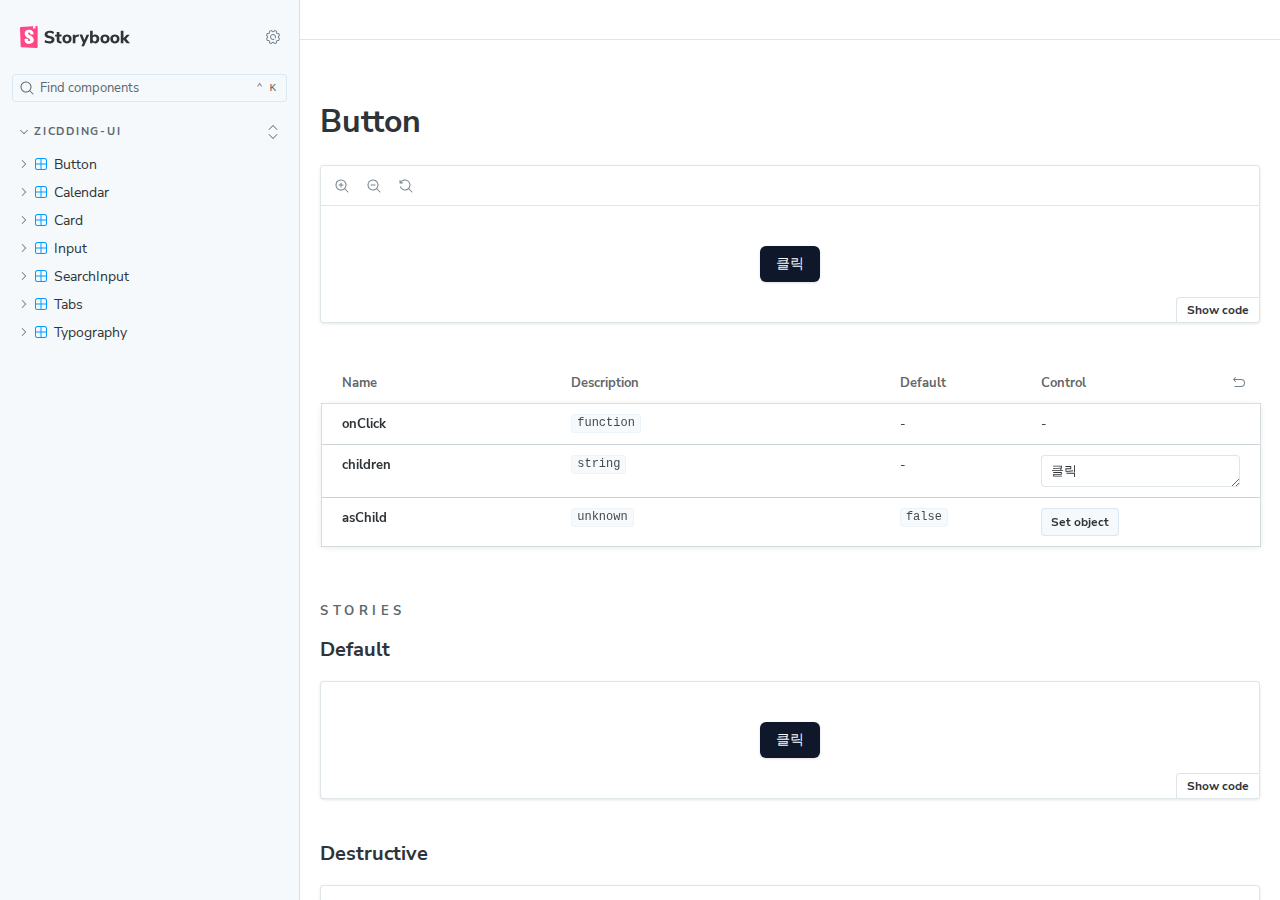
<file: docs/index.html>
<!DOCTYPE html>
<html lang="en">
  <head>
    <meta charset="utf-8" />

    <title>@storybook/cli - Storybook</title>
    <meta name="viewport" content="width=device-width, initial-scale=1, maximum-scale=1" />

    
    <link rel="icon" type="image/svg+xml" href="./favicon.svg" />
    
    <link
      rel="prefetch"
      href="./sb-common-assets/nunito-sans-regular.woff2"
      as="font"
      type="font/woff2"
      crossorigin
    />
    <link
      rel="prefetch"
      href="./sb-common-assets/nunito-sans-bold.woff2"
      as="font"
      type="font/woff2"
      crossorigin
    />
    <link rel="stylesheet" href="./sb-common-assets/fonts.css" />

    <link href="./sb-manager/runtime.js" rel="modulepreload" />

    
    <link href="./sb-addons/storybook-core-server-presets-0/common-manager-bundle.js" rel="modulepreload" />
    
    <link href="./sb-addons/onboarding-1/manager-bundle.js" rel="modulepreload" />
    
    <link href="./sb-addons/links-2/manager-bundle.js" rel="modulepreload" />
    
    <link href="./sb-addons/essentials-controls-3/manager-bundle.js" rel="modulepreload" />
    
    <link href="./sb-addons/essentials-actions-4/manager-bundle.js" rel="modulepreload" />
    
    <link href="./sb-addons/essentials-backgrounds-5/manager-bundle.js" rel="modulepreload" />
    
    <link href="./sb-addons/essentials-viewport-6/manager-bundle.js" rel="modulepreload" />
    
    <link href="./sb-addons/essentials-toolbars-7/manager-bundle.js" rel="modulepreload" />
    
    <link href="./sb-addons/essentials-measure-8/manager-bundle.js" rel="modulepreload" />
    
    <link href="./sb-addons/essentials-outline-9/manager-bundle.js" rel="modulepreload" />
    
    <link href="./sb-addons/chromatic-com-storybook-10/manager-bundle.js" rel="modulepreload" />
    
    <link href="./sb-addons/interactions-11/manager-bundle.js" rel="modulepreload" />
       

    <style>
      #storybook-root[hidden] {
        display: none !important;
      }
    </style>

    
  </head>
  <body>
    <div id="root"></div>

    
    <script>
      
        
          window['FEATURES'] = {
  "argTypeTargetsV7": true,
  "legacyDecoratorFileOrder": false,
  "disallowImplicitActionsInRenderV8": true
};
        
      
        
          window['REFS'] = {};
        
      
        
          window['LOGLEVEL'] = "info";
        
      
        
          window['DOCS_OPTIONS'] = {
  "defaultName": "Docs",
  "autodocs": "tag"
};
        
      
        
          window['CONFIG_TYPE'] = "PRODUCTION";
        
      
        
      
        
      
        
          window['TAGS_OPTIONS'] = {
  "dev-only": {
    "excludeFromDocsStories": true
  },
  "docs-only": {
    "excludeFromSidebar": true
  },
  "test-only": {
    "excludeFromSidebar": true,
    "excludeFromDocsStories": true
  }
};
        
      
        
          window['STORYBOOK_RENDERER'] = "react";
        
      
        
          window['STORYBOOK_BUILDER'] = "@storybook/builder-vite";
        
      
        
          window['STORYBOOK_FRAMEWORK'] = "/home/runner/work/zicdding-class/zicdding-class/frontend/.yarn/__virtual__/@storybook-react-vite-virtual-a9a202d13a/5/.yarn/berry/cache/@storybook-react-vite-npm-8.1.10-2770d8205c-10.zip/node_modules/@storybook/react-vite";
        
      
    </script>
    

    <script type="module">
      import './sb-manager/globals-runtime.js';
      
      
        import './sb-addons/storybook-core-server-presets-0/common-manager-bundle.js';
      
        import './sb-addons/onboarding-1/manager-bundle.js';
      
        import './sb-addons/links-2/manager-bundle.js';
      
        import './sb-addons/essentials-controls-3/manager-bundle.js';
      
        import './sb-addons/essentials-actions-4/manager-bundle.js';
      
        import './sb-addons/essentials-backgrounds-5/manager-bundle.js';
      
        import './sb-addons/essentials-viewport-6/manager-bundle.js';
      
        import './sb-addons/essentials-toolbars-7/manager-bundle.js';
      
        import './sb-addons/essentials-measure-8/manager-bundle.js';
      
        import './sb-addons/essentials-outline-9/manager-bundle.js';
      
        import './sb-addons/chromatic-com-storybook-10/manager-bundle.js';
      
        import './sb-addons/interactions-11/manager-bundle.js';
      
      
      import './sb-manager/runtime.js';
    </script>

    
    <link href="./sb-preview/runtime.js" rel="prefetch" as="script" />
    
  </body>
</html>
</file>
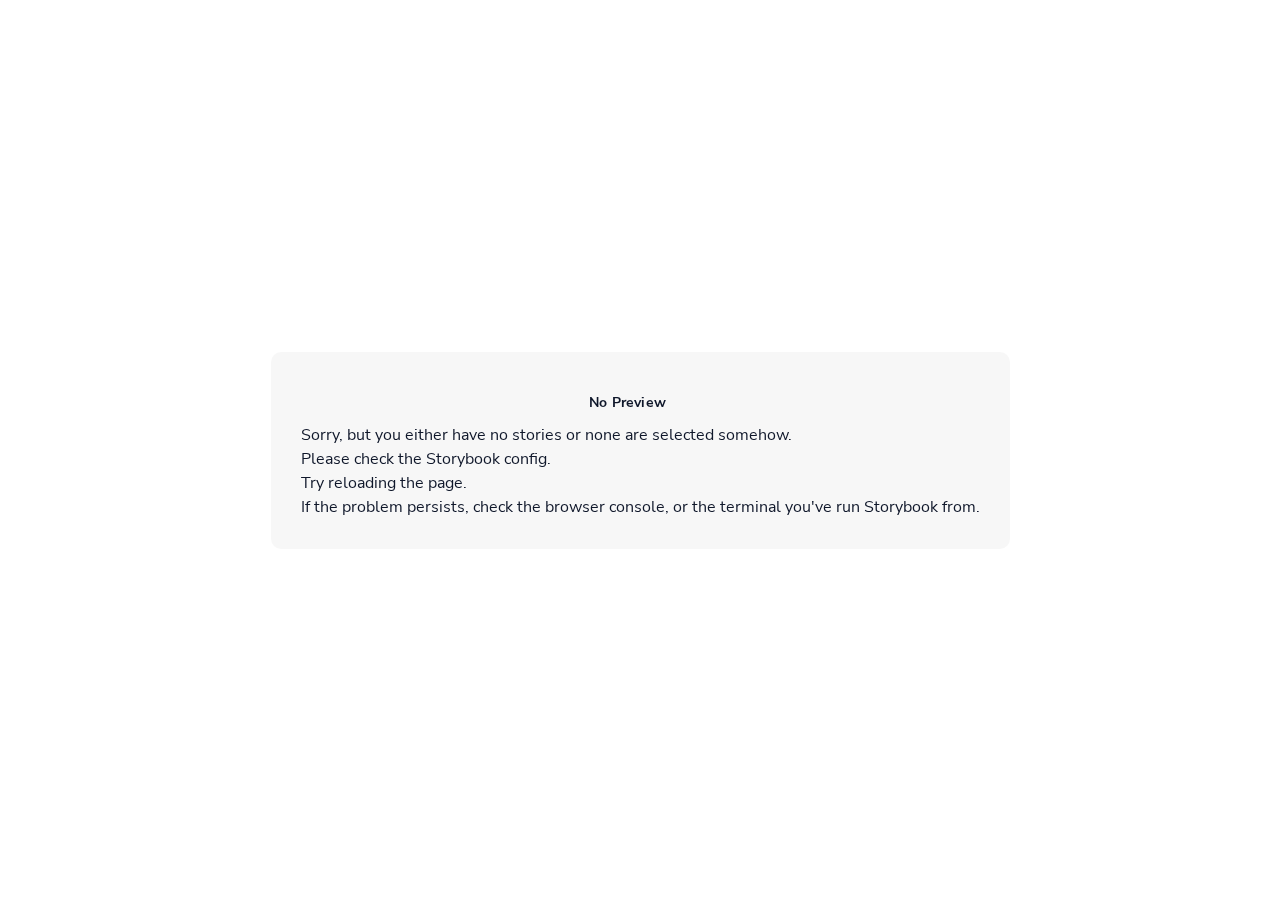
<file: storybook-static/iframe.html>
<!doctype html>
<!--suppress HtmlUnknownTarget -->
<html lang="en">
  <head>
    <meta charset="utf-8" />
    <title>Storybook</title>
    <meta name="viewport" content="width=device-width, initial-scale=1" />

    <link
      rel="prefetch"
      href="./sb-common-assets/nunito-sans-regular.woff2"
      as="font"
      type="font/woff2"
      crossorigin
    />
    <link
      rel="prefetch"
      href="./sb-common-assets/nunito-sans-italic.woff2"
      as="font"
      type="font/woff2"
      crossorigin
    />
    <link
      rel="prefetch"
      href="./sb-common-assets/nunito-sans-bold.woff2"
      as="font"
      type="font/woff2"
      crossorigin
    />
    <link
      rel="prefetch"
      href="./sb-common-assets/nunito-sans-bold-italic.woff2"
      as="font"
      type="font/woff2"
      crossorigin
    />
    <link rel="stylesheet" href="./sb-common-assets/fonts.css" />

    <script>
      window.CONFIG_TYPE = 'PRODUCTION';
      window.LOGLEVEL = 'info';
      window.FRAMEWORK_OPTIONS = {};
      window.CHANNEL_OPTIONS = {};
      window.FEATURES = {"argTypeTargetsV7":true,"legacyDecoratorFileOrder":false,"disallowImplicitActionsInRenderV8":true};
      window.STORIES = [{"titlePrefix":"","directory":"./src","files":"**/*.mdx","importPathMatcher":"^\\.[\\\\/](?:src(?:\\/(?!\\.)(?:(?:(?!(?:^|\\/)\\.).)*?)\\/|\\/|$)(?!\\.)(?=.)[^/]*?\\.mdx)$"},{"titlePrefix":"","directory":"./src","files":"**/*.stories.@(js|jsx|mjs|ts|tsx)","importPathMatcher":"^\\.[\\\\/](?:src(?:\\/(?!\\.)(?:(?:(?!(?:^|\\/)\\.).)*?)\\/|\\/|$)(?!\\.)(?=.)[^/]*?\\.stories\\.(js|jsx|mjs|ts|tsx))$"}];
      window.DOCS_OPTIONS = {"defaultName":"Docs","autodocs":"tag"};
      window.TAGS_OPTIONS = {"dev-only":{"excludeFromDocsStories":true},"docs-only":{"excludeFromSidebar":true},"test-only":{"excludeFromSidebar":true,"excludeFromDocsStories":true}};

      

      // We do this so that "module && module.hot" etc. in Storybook source code
      // doesn't fail (it will simply be disabled)
      window.module = undefined;
      window.global = window;
    </script>
    <base target="_parent" />

<style>
  /* While we aren't showing the main block yet, but still preparing, we want everything the user
     has rendered, which may or may not be in #storybook-root, to be display none */
  .sb-show-preparing-story:not(.sb-show-main) > :not(.sb-preparing-story) {
    display: none;
  }

  .sb-show-preparing-docs:not(.sb-show-main) > :not(.sb-preparing-docs) {
    display: none;
  }

  /* Hide our own blocks when we aren't supposed to be showing them */
  :not(.sb-show-preparing-story) > .sb-preparing-story,
  :not(.sb-show-preparing-docs) > .sb-preparing-docs,
  :not(.sb-show-nopreview) > .sb-nopreview,
  :not(.sb-show-errordisplay) > .sb-errordisplay {
    display: none;
  }

  .sb-show-main.sb-main-centered {
    margin: 0;
    display: flex;
    align-items: center;
    min-height: 100vh;
  }

  .sb-show-main.sb-main-centered #storybook-root {
    box-sizing: border-box;
    margin: auto;
    padding: 1rem;
    max-height: 100%;
    /* Hack for centering correctly in IE11 */
  }

  /* Vertical centering fix for IE11 */
  @media screen and (-ms-high-contrast: none), (-ms-high-contrast: active) {
    .sb-show-main.sb-main-centered:after {
      content: '';
      min-height: inherit;
      font-size: 0;
    }
  }

  .sb-show-main.sb-main-fullscreen {
    margin: 0;
    padding: 0;
    display: block;
  }

  .sb-show-main.sb-main-padded {
    margin: 0;
    padding: 1rem;
    display: block;
    box-sizing: border-box;
  }

  .sb-wrapper {
    position: fixed;
    top: 0;
    bottom: 0;
    left: 0;
    right: 0;
    box-sizing: border-box;

    padding: 40px;
    font-family:
      'Nunito Sans',
      -apple-system,
      '.SFNSText-Regular',
      'San Francisco',
      BlinkMacSystemFont,
      'Segoe UI',
      'Helvetica Neue',
      Helvetica,
      Arial,
      sans-serif;
    -webkit-font-smoothing: antialiased;
    overflow: auto;
  }

  @media (max-width: 700px) {
    .sb-wrapper {
      padding: 20px;
    }
  }

  @media (max-width: 500px) {
    .sb-wrapper {
      padding: 10px;
    }
  }

  .sb-heading {
    font-size: 14px;
    font-weight: 600;
    letter-spacing: 0.2px;
    margin: 10px 0;
    padding-right: 25px;
  }

  .sb-nopreview {
    display: flex;
    align-content: center;
    justify-content: center;
    box-sizing: border-box;
  }

  .sb-nopreview_main {
    margin: auto;
    padding: 30px;
    border-radius: 10px;
    background: rgba(0, 0, 0, 0.03);
  }

  .sb-nopreview_heading {
    text-align: center;
  }

  .sb-errordisplay {
    background: #f6f9fc;
    color: black;
    z-index: 999999;
    width: 100vw;
    min-height: 100vh;
    box-sizing: border-box;

    & ol {
      padding-left: 18px;
      margin: 0;
    }

    & h1 {
      font-family: Nunito Sans;
      font-size: 22px;
      font-weight: 400;
      line-height: 30px;
      font-weight: normal;
      margin: 0;

      &::before {
        content: '';
        display: inline-block;
        width: 12px;
        height: 12px;
        background: #ff4400;
        border-radius: 50%;
        margin-right: 8px;
      }
    }

    & p,
    & ol {
      font-family: Nunito Sans;
      font-size: 14px;
      font-weight: 400;
      line-height: 19px;
      margin: 0;
    }

    & li + li {
      margin: 0;
      padding: 0;
      padding-top: 12px;
    }

    & a {
      color: currentColor;
    }
  }

  .sb-errordisplay_main {
    margin: auto;
    padding: 24px;
    display: flex;
    box-sizing: border-box;

    flex-direction: column;
    min-height: 100%;
    width: 100%;
    border-radius: 6px;
    background: white;
    border: 1px solid #ff0000;
    box-shadow: 0 0 64px rgba(0, 0, 0, 0.1);
    gap: 24px;
  }

  .sb-errordisplay_code {
    padding: 10px;
    flex: 1;
    background: #242424;
    color: #c6c6c6;
    box-sizing: border-box;

    font-size: 14px;
    font-weight: 400;
    line-height: 19px;
    border-radius: 4px;

    font-family: 'Operator Mono', 'Fira Code Retina', 'Fira Code', 'FiraCode-Retina', 'Andale Mono',
      'Lucida Console', Consolas, Monaco, monospace;
    margin: 0;
    overflow: auto;
  }

  .sb-errordisplay pre {
    white-space: pre-wrap;
    white-space: revert;
  }

  @-webkit-keyframes sb-rotate360 {
    from {
      transform: rotate(0deg);
    }

    to {
      transform: rotate(360deg);
    }
  }

  @keyframes sb-rotate360 {
    from {
      transform: rotate(0deg);
    }

    to {
      transform: rotate(360deg);
    }
  }

  @-webkit-keyframes sb-glow {
    0%,
    100% {
      opacity: 1;
    }

    50% {
      opacity: 0.4;
    }
  }

  @keyframes sb-glow {
    0%,
    100% {
      opacity: 1;
    }

    50% {
      opacity: 0.4;
    }
  }

  /* We display the preparing loaders *over* the rendering story */
  .sb-preparing-story,
  .sb-preparing-docs {
    background-color: white;
    /* Maximum possible z-index. It would be better to use stacking contexts to ensure it's always
    on top, but this isn't possible as it would require making CSS changes that could affect user code */
    z-index: 2147483647;
  }

  .sb-loader {
    -webkit-animation: sb-rotate360 0.7s linear infinite;
    animation: sb-rotate360 0.7s linear infinite;
    border-color: rgba(97, 97, 97, 0.29);
    border-radius: 50%;
    border-style: solid;
    border-top-color: #646464;
    border-width: 2px;
    display: inline-block;
    height: 32px;
    left: 50%;
    margin-left: -16px;
    margin-top: -16px;
    mix-blend-mode: difference;
    overflow: hidden;
    position: absolute;
    top: 50%;
    transition: all 200ms ease-out;
    vertical-align: top;
    width: 32px;
    z-index: 4;
  }

  .sb-previewBlock {
    background: #fff;
    border: 1px solid rgba(0, 0, 0, 0.1);
    border-radius: 4px;
    box-shadow: rgba(0, 0, 0, 0.1) 0 1px 3px 0;
    margin: 25px auto 40px;
    max-width: 600px;
  }

  .sb-previewBlock_header {
    align-items: center;
    box-shadow: rgba(0, 0, 0, 0.1) 0 -1px 0 0 inset;
    display: flex;
    gap: 14px;
    height: 40px;
    padding: 0 12px;
  }

  .sb-previewBlock_icon {
    -webkit-animation: sb-glow 1.5s ease-in-out infinite;
    animation: sb-glow 1.5s ease-in-out infinite;
    background: #e6e6e6;
    height: 14px;
    width: 14px;
  }

  .sb-previewBlock_icon:last-child {
    margin-left: auto;
  }

  .sb-previewBlock_body {
    -webkit-animation: sb-glow 1.5s ease-in-out infinite;
    animation: sb-glow 1.5s ease-in-out infinite;
    height: 182px;
    position: relative;
  }

  .sb-argstableBlock {
    border-collapse: collapse;
    border-spacing: 0;
    font-size: 13px;
    line-height: 20px;
    margin: 25px auto 40px;
    max-width: 600px;
    text-align: left;
    width: 100%;
  }

  .sb-argstableBlock th:first-of-type,
  .sb-argstableBlock td:first-of-type {
    padding-left: 20px;
  }

  .sb-argstableBlock th:nth-of-type(2),
  .sb-argstableBlock td:nth-of-type(2) {
    width: 35%;
  }

  .sb-argstableBlock th:nth-of-type(3),
  .sb-argstableBlock td:nth-of-type(3) {
    width: 15%;
  }

  .sb-argstableBlock th:last-of-type,
  .sb-argstableBlock td:last-of-type {
    width: 25%;
    padding-right: 20px;
  }

  .sb-argstableBlock th span,
  .sb-argstableBlock td span {
    -webkit-animation: sb-glow 1.5s ease-in-out infinite;
    animation: sb-glow 1.5s ease-in-out infinite;
    background-color: rgba(0, 0, 0, 0.1);
    border-radius: 0;
    box-shadow: none;
    color: transparent;
  }

  .sb-argstableBlock th {
    padding: 10px 15px;
  }

  .sb-argstableBlock-body {
    border-radius: 4px;
    box-shadow:
      rgba(0, 0, 0, 0.1) 0 1px 3px 1px,
      rgba(0, 0, 0, 0.065) 0 0 0 1px;
  }

  .sb-argstableBlock-body tr {
    background: transparent;
    overflow: hidden;
  }

  .sb-argstableBlock-body tr:not(:first-child) {
    border-top: 1px solid #e6e6e6;
  }

  .sb-argstableBlock-body tr:first-child td:first-child {
    border-top-left-radius: 4px;
  }

  .sb-argstableBlock-body tr:first-child td:last-child {
    border-top-right-radius: 4px;
  }

  .sb-argstableBlock-body tr:last-child td:first-child {
    border-bottom-left-radius: 4px;
  }

  .sb-argstableBlock-body tr:last-child td:last-child {
    border-bottom-right-radius: 4px;
  }

  .sb-argstableBlock-body td {
    background: #fff;
    padding-bottom: 10px;
    padding-top: 10px;
    vertical-align: top;
  }

  .sb-argstableBlock-body td:not(:first-of-type) {
    padding-left: 15px;
    padding-right: 15px;
  }

  .sb-argstableBlock-body button {
    -webkit-animation: sb-glow 1.5s ease-in-out infinite;
    animation: sb-glow 1.5s ease-in-out infinite;
    background-color: rgba(0, 0, 0, 0.1);
    border: 0;
    border-radius: 0;
    box-shadow: none;
    color: transparent;
    display: inline;
    font-size: 12px;
    line-height: 1;
    padding: 10px 16px;
  }

  .sb-argstableBlock-summary {
    margin-top: 4px;
  }

  .sb-argstableBlock-code {
    margin-right: 4px;
    margin-bottom: 4px;
    padding: 2px 5px;
  }
</style>

<script>
  /* globals window */
  /* eslint-disable no-underscore-dangle */
  try {
    if (window.top !== window) {
      window.__REACT_DEVTOOLS_GLOBAL_HOOK__ = window.top.__REACT_DEVTOOLS_GLOBAL_HOOK__;
      window.__VUE_DEVTOOLS_GLOBAL_HOOK__ = window.top.__VUE_DEVTOOLS_GLOBAL_HOOK__;
      window.top.__VUE_DEVTOOLS_CONTEXT__ = window.document;
    }
  } catch (e) {
    // eslint-disable-next-line no-console
    console.warn('unable to connect to top frame for connecting dev tools');
  }
</script>

    <script type="module" crossorigin src="./assets/iframe-6hOduxP0.js"></script>
  </head>

  <body>
    <div class="sb-preparing-story sb-wrapper">
  <div class="sb-loader"></div>
</div>

<div class="sb-preparing-docs sb-wrapper">
  <div class="sb-previewBlock">
    <div class="sb-previewBlock_header">
      <div class="sb-previewBlock_icon"></div>
      <div class="sb-previewBlock_icon"></div>
      <div class="sb-previewBlock_icon"></div>
      <div class="sb-previewBlock_icon"></div>
    </div>
    <div class="sb-previewBlock_body">
      <div class="sb-loader"></div>
    </div>
  </div>
  <table aria-hidden="true" class="sb-argstableBlock">
    <thead class="sb-argstableBlock-head">
      <tr>
        <th><span>Name</span></th>
        <th><span>Description</span></th>
        <th><span>Default</span></th>
        <th><span>Control </span></th>
      </tr>
    </thead>
    <tbody class="sb-argstableBlock-body">
      <tr>
        <td><span>propertyName</span><span title="Required">*</span></td>
        <td>
          <div><span>This is a short description</span></div>
          <div class="sb-argstableBlock-summary">
            <div><span class="sb-argstableBlock-code">summary</span></div>
          </div>
        </td>
        <td>
          <div><span class="sb-argstableBlock-code">defaultValue</span></div>
        </td>
        <td><button>Set string</button></td>
      </tr>
      <tr>
        <td><span>propertyName</span><span>*</span></td>
        <td>
          <div><span>This is a short description</span></div>
          <div class="sb-argstableBlock-summary">
            <div><span class="sb-argstableBlock-code">summary</span></div>
          </div>
        </td>
        <td>
          <div><span class="sb-argstableBlock-code">defaultValue</span></div>
        </td>
        <td><button>Set string</button></td>
      </tr>
      <tr>
        <td><span>propertyName</span><span>*</span></td>
        <td>
          <div><span>This is a short description</span></div>
          <div class="sb-argstableBlock-summary">
            <div><span class="sb-argstableBlock-code">summary</span></div>
          </div>
        </td>
        <td>
          <div><span class="sb-argstableBlock-code">defaultValue</span></div>
        </td>
        <td><button>Set string</button></td>
      </tr>
    </tbody>
  </table>
</div>

<div class="sb-nopreview sb-wrapper">
  <div class="sb-nopreview_main">
    <h1 class="sb-nopreview_heading sb-heading">No Preview</h1>
    <p>Sorry, but you either have no stories or none are selected somehow.</p>
    <ul>
      <li>Please check the Storybook config.</li>
      <li>Try reloading the page.</li>
    </ul>
    <p>
      If the problem persists, check the browser console, or the terminal you've run Storybook from.
    </p>
  </div>
</div>

<div class="sb-errordisplay sb-wrapper">
  <div class="sb-errordisplay_main">
    <h1 id="error-message"></h1>
    <p>
      The component failed to render properly, likely due to a configuration issue in Storybook.
      Here are some common causes and how you can address them:
    </p>
    <ol>
      <li>
        <strong>Missing Context/Providers</strong>: You can use decorators to supply specific
        contexts or providers, which are sometimes necessary for components to render correctly. For
        detailed instructions on using decorators, please visit the
        <a href="https://storybook.js.org/docs/react/writing-stories/decorators"
          >Decorators documentation</a
        >.
      </li>
      <li>
        <strong>Misconfigured Webpack or Vite</strong>: Verify that Storybook picks up all necessary
        settings for loaders, plugins, and other relevant parameters. You can find step-by-step
        guides for configuring
        <a href="https://storybook.js.org/docs/builders/webpack">Webpack</a> or
        <a href="https://storybook.js.org/docs/builders/vite">Vite</a>
        with Storybook.
      </li>
      <li>
        <strong>Missing Environment Variables</strong>: Your Storybook may require specific
        environment variables to function as intended. You can set up custom environment variables
        as outlined in the
        <a href="https://storybook.js.org/docs/configure/environment-variables"
          >Environment Variables documentation</a
        >.
      </li>
    </ol>
    <pre class="sb-errordisplay_code"><code id="error-stack"></code></pre>
  </div>
</div>

    <div id="storybook-root"></div>
    <div id="storybook-docs"></div>
  </body>
</html>
</file>
<file: docs/sb-common-assets/fonts.css>
@font-face {
  font-family: 'Nunito Sans';
  font-style: normal;
  font-weight: 400;
  font-display: swap;
  src: url('./nunito-sans-regular.woff2') format('woff2');
}

@font-face {
  font-family: 'Nunito Sans';
  font-style: italic;
  font-weight: 400;
  font-display: swap;
  src: url('./nunito-sans-italic.woff2') format('woff2');
}

@font-face {
  font-family: 'Nunito Sans';
  font-style: normal;
  font-weight: 700;
  font-display: swap;
  src: url('./nunito-sans-bold.woff2') format('woff2');
}

@font-face {
  font-family: 'Nunito Sans';
  font-style: italic;
  font-weight: 700;
  font-display: swap;
  src: url('./nunito-sans-bold-italic.woff2') format('woff2');
}
</file>
<file: storybook-static/sb-common-assets/fonts.css>
@font-face {
  font-family: 'Nunito Sans';
  font-style: normal;
  font-weight: 400;
  font-display: swap;
  src: url('./nunito-sans-regular.woff2') format('woff2');
}

@font-face {
  font-family: 'Nunito Sans';
  font-style: italic;
  font-weight: 400;
  font-display: swap;
  src: url('./nunito-sans-italic.woff2') format('woff2');
}

@font-face {
  font-family: 'Nunito Sans';
  font-style: normal;
  font-weight: 700;
  font-display: swap;
  src: url('./nunito-sans-bold.woff2') format('woff2');
}

@font-face {
  font-family: 'Nunito Sans';
  font-style: italic;
  font-weight: 700;
  font-display: swap;
  src: url('./nunito-sans-bold-italic.woff2') format('woff2');
}
</file>
